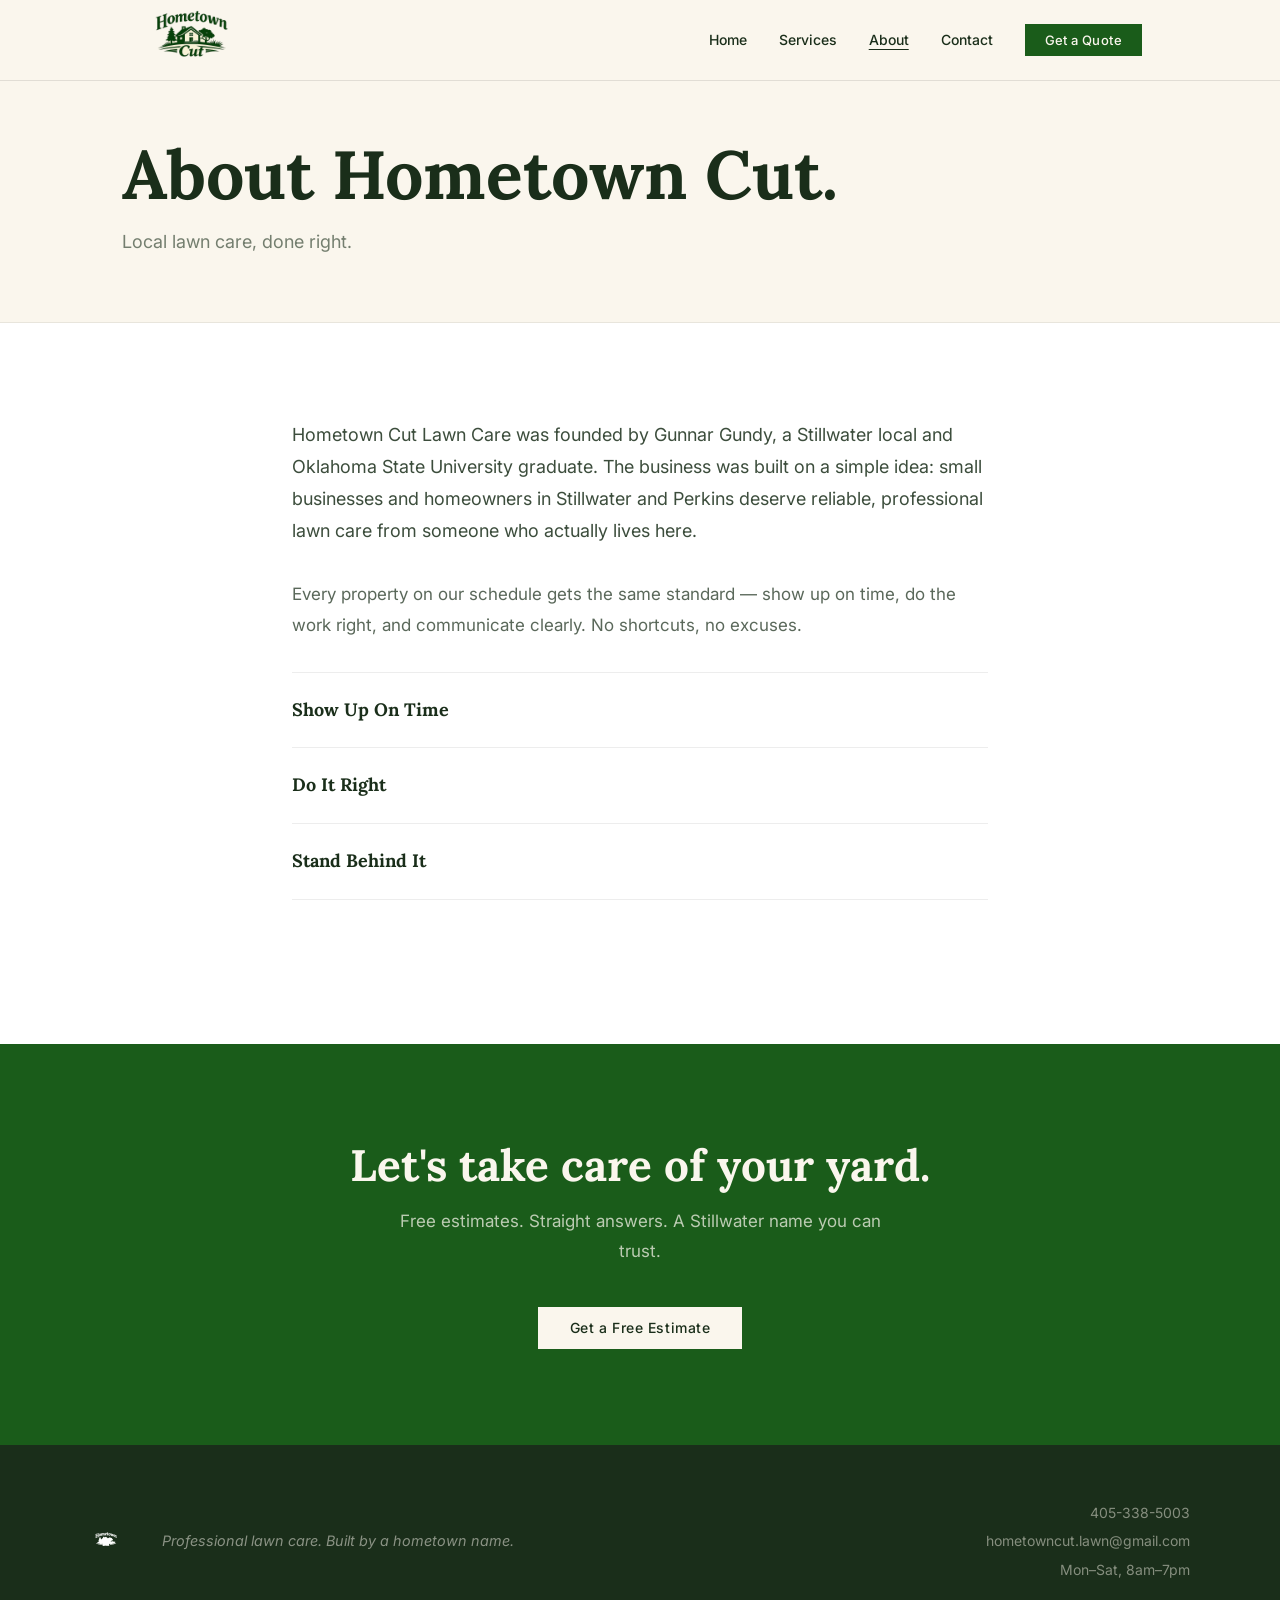
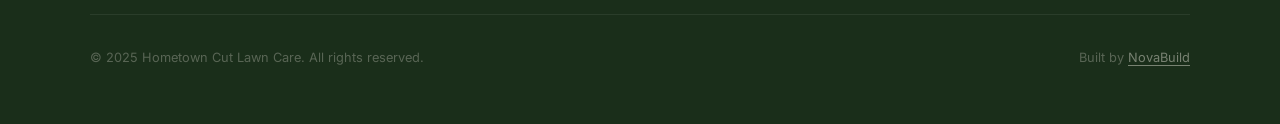
<file: about.html>
<!DOCTYPE html>
<html lang="en">
<head>
  <meta charset="UTF-8" />
  <meta name="viewport" content="width=device-width, initial-scale=1.0" />
  <title>About — Hometown Cut Lawn Care</title>
  <meta name="description" content="Meet Gunnar Gundy — Stillwater local and Oklahoma State University graduate. Owner of Hometown Cut Lawn Care." />
  <link rel="preconnect" href="https://fonts.googleapis.com" />
  <link rel="preconnect" href="https://fonts.gstatic.com" crossorigin />
  <link href="https://fonts.googleapis.com/css2?family=Lora:ital,wght@0,400;0,700;1,400&family=Inter:wght@400;500&display=swap" rel="stylesheet" />
  <link rel="stylesheet" href="css/style.css" />
</head>
<body>

  <nav class="nav nav--solid" id="nav">
    <div class="nav__inner">
      <a href="index.html" class="nav__logo" aria-label="Hometown Cut Lawn Care — Home">
        <img src="transparentlogo.png" alt="Hometown Cut Lawn Care" />
      </a>
      <ul class="nav__links">
        <li><a href="index.html">Home</a></li>
        <li><a href="services.html">Services</a></li>
        <li><a href="about.html">About</a></li>
        <li><a href="contact.html">Contact</a></li>
        <li><a href="quote.html" class="nav-cta">Get a Quote</a></li>
      </ul>
      <button class="nav__toggle" aria-label="Open menu" aria-expanded="false">
        <span></span><span></span><span></span>
      </button>
    </div>
  </nav>

  <div class="nav__overlay" role="dialog" aria-label="Navigation menu">
    <button class="nav__overlay-close" aria-label="Close menu">✕</button>
    <a href="index.html">Home</a>
    <a href="services.html">Services</a>
    <a href="about.html">About</a>
    <a href="contact.html">Contact</a>
    <a href="quote.html">Get a Quote</a>
  </div>

  <!-- PAGE HEADER -->
  <div class="page-header">
    <div class="container">
      <h1>About Hometown Cut.</h1>
      <p class="subhead">Local lawn care, done right.</p>
    </div>
  </div>

  <!-- ABOUT CONTENT -->
  <section class="section section--white">
    <div class="container" style="max-width: 760px;">

      <div class="reveal">
        <p style="font-size: 1.125rem; color: rgba(26,46,26,0.85); margin-bottom: 2rem;">
          Hometown Cut Lawn Care was founded by Gunnar Gundy, a Stillwater local and Oklahoma State
          University graduate. The business was built on a simple idea: small businesses and homeowners
          in Stillwater and Perkins deserve reliable, professional lawn care from someone who actually
          lives here.
        </p>
        <p>
          Every property on our schedule gets the same standard — show up on time, do the work right,
          and communicate clearly. No shortcuts, no excuses.
        </p>
      </div>

      <ul class="values-list reveal">
        <li class="values-list__item">Show Up On Time</li>
        <li class="values-list__item">Do It Right</li>
        <li class="values-list__item">Stand Behind It</li>
      </ul>

    </div>
  </section>

  <!-- CTA BAND -->
  <section class="cta-band">
    <div class="container">
      <h2 class="reveal">Let's take care of your yard.</h2>
      <p class="reveal">Free estimates. Straight answers. A Stillwater name you can trust.</p>
      <a href="quote.html" class="btn btn--cream reveal">Get a Free Estimate</a>
    </div>
  </section>

  <!-- FOOTER -->
  <footer class="footer">
    <div class="footer__inner">
      <div class="footer__top">
        <a href="index.html" class="footer__logo" aria-label="Hometown Cut Lawn Care — Home">
          <img src="transparentlogo.png" alt="Hometown Cut Lawn Care" />
        </a>
        <p class="footer__tagline">Professional lawn care. Built by a hometown name.</p>
        <div class="footer__contact">
          <a href="tel:4053385003">405-338-5003</a>
          <a href="mailto:hometowncut.lawn@gmail.com">hometowncut.lawn@gmail.com</a>
          <span>Mon–Sat, 8am–7pm</span>
        </div>
      </div>
      <div class="footer__bottom">
        <span class="footer__copy">&copy; 2025 Hometown Cut Lawn Care. All rights reserved.</span>
        <span class="footer__credit">Built by <a href="https://novabuildweb.netlify.app" target="_blank" rel="noopener">NovaBuild</a></span>
      </div>
    </div>
  </footer>

  <script src="js/main.js"></script>
</body>
</html>
</file>
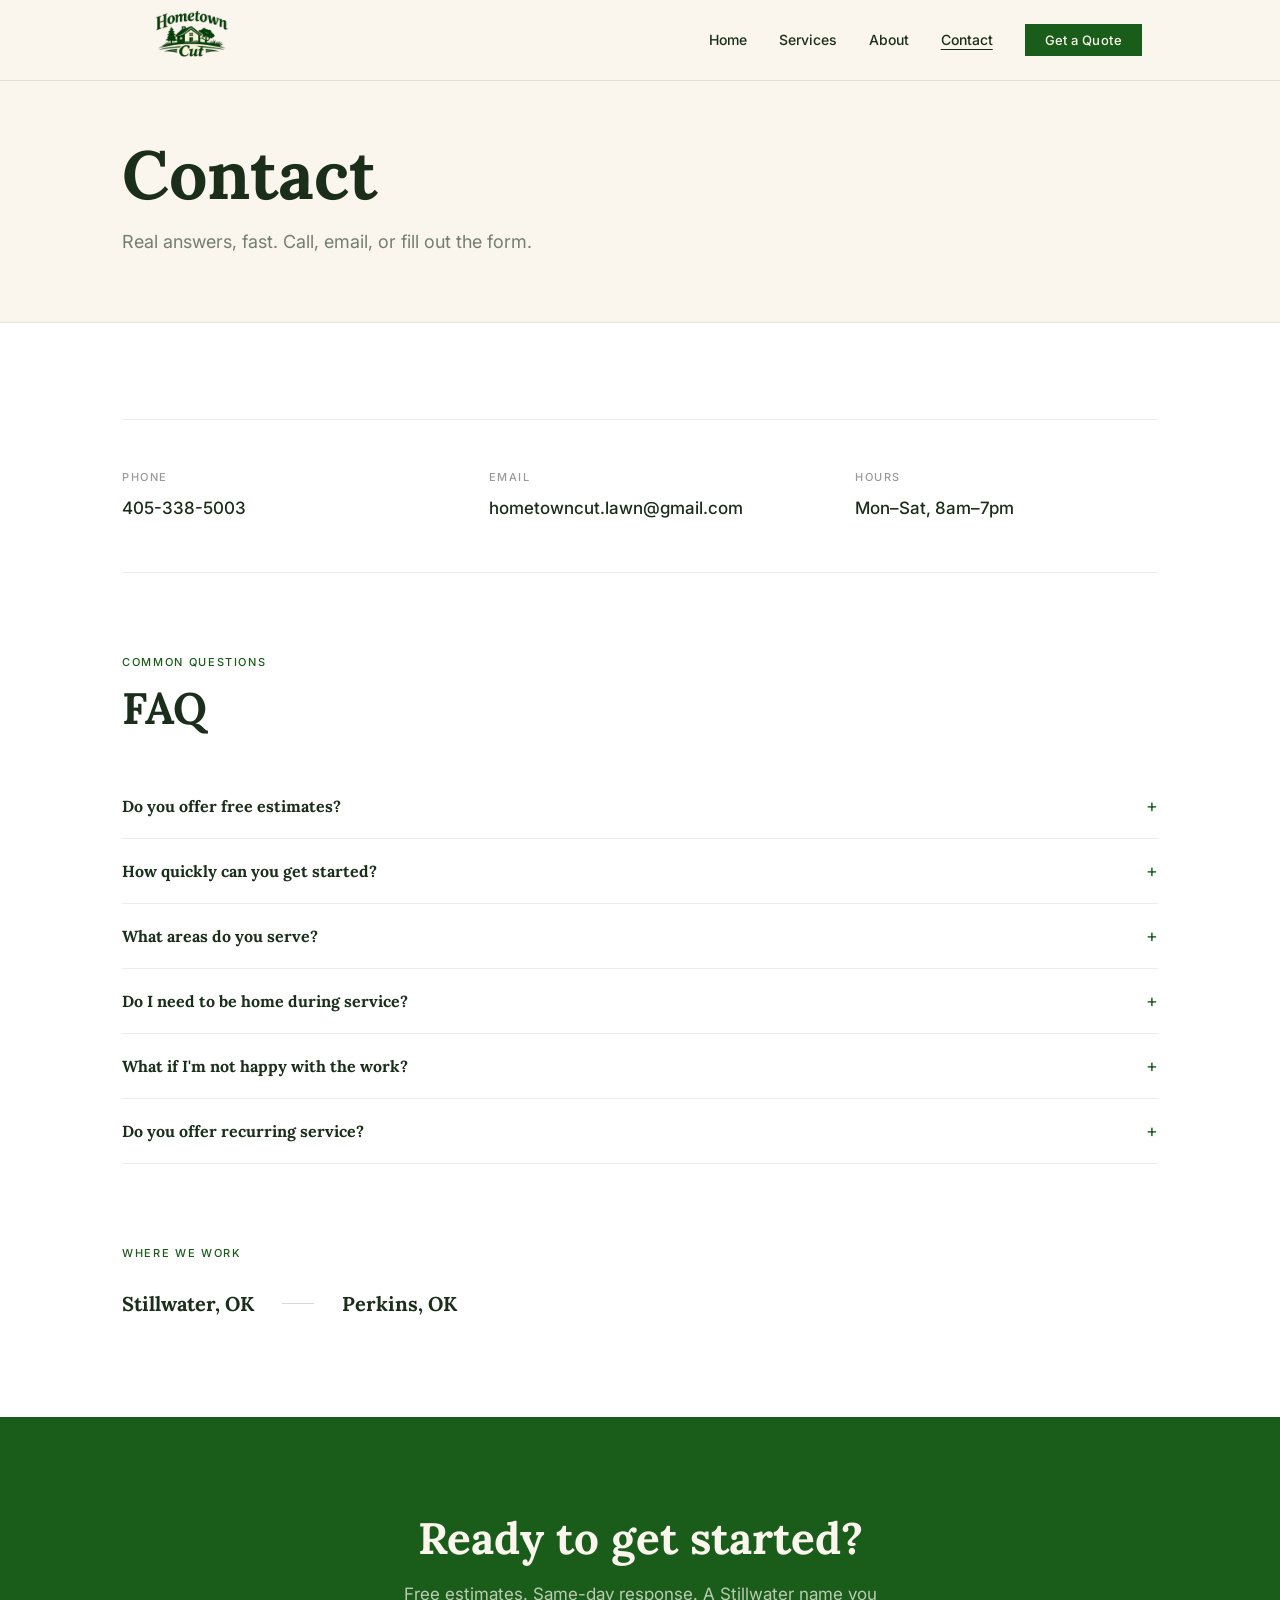
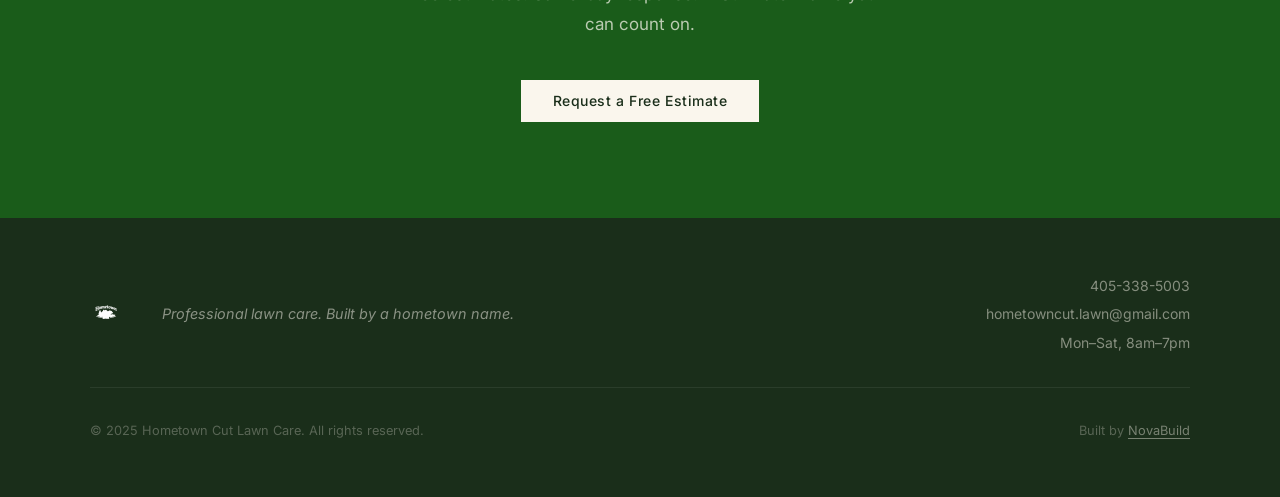
<file: contact.html>
<!DOCTYPE html>
<html lang="en">
<head>
  <meta charset="UTF-8" />
  <meta name="viewport" content="width=device-width, initial-scale=1.0" />
  <title>Contact — Hometown Cut Lawn Care</title>
  <meta name="description" content="Contact Hometown Cut Lawn Care in Stillwater, OK. Call 405-338-5003 or email hometowncut.lawn@gmail.com. Mon–Sat, 8am–7pm." />
  <link rel="preconnect" href="https://fonts.googleapis.com" />
  <link rel="preconnect" href="https://fonts.gstatic.com" crossorigin />
  <link href="https://fonts.googleapis.com/css2?family=Lora:ital,wght@0,400;0,700;1,400&family=Inter:wght@400;500&display=swap" rel="stylesheet" />
  <link rel="stylesheet" href="css/style.css" />
</head>
<body>

  <nav class="nav nav--solid" id="nav">
    <div class="nav__inner">
      <a href="index.html" class="nav__logo" aria-label="Hometown Cut Lawn Care — Home">
        <img src="transparentlogo.png" alt="Hometown Cut Lawn Care" />
      </a>
      <ul class="nav__links">
        <li><a href="index.html">Home</a></li>
        <li><a href="services.html">Services</a></li>
        <li><a href="about.html">About</a></li>
        <li><a href="contact.html">Contact</a></li>
        <li><a href="quote.html" class="nav-cta">Get a Quote</a></li>
      </ul>
      <button class="nav__toggle" aria-label="Open menu" aria-expanded="false">
        <span></span><span></span><span></span>
      </button>
    </div>
  </nav>

  <div class="nav__overlay" role="dialog" aria-label="Navigation menu">
    <button class="nav__overlay-close" aria-label="Close menu">✕</button>
    <a href="index.html">Home</a>
    <a href="services.html">Services</a>
    <a href="about.html">About</a>
    <a href="contact.html">Contact</a>
    <a href="quote.html">Get a Quote</a>
  </div>

  <!-- PAGE HEADER -->
  <div class="page-header">
    <div class="container">
      <h1>Contact</h1>
      <p class="subhead">Real answers, fast. Call, email, or fill out the form.</p>
    </div>
  </div>

  <!-- CONTACT + FAQ -->
  <section class="section section--white">
    <div class="container">

      <div class="contact-methods reveal">
        <div>
          <span class="contact-method__label">Phone</span>
          <p class="contact-method__value"><a href="tel:+14053385003" class="js-phone-trigger">405-338-5003</a></p>
          <a href="sms:+14053385003&body=Hi%20Gunnar%2C%20I%27m%20interested%20in%20a%20free%20lawn%20care%20quote%20for%20my%20property." class="btn-text-us">💬 Text Us</a>
        </div>
        <div>
          <span class="contact-method__label">Email</span>
          <p class="contact-method__value"><a href="mailto:hometowncut.lawn@gmail.com">hometowncut.lawn@gmail.com</a></p>
        </div>
        <div>
          <span class="contact-method__label">Hours</span>
          <p class="contact-method__value">Mon–Sat, 8am–7pm</p>
        </div>
      </div>

      <!-- FAQ -->
      <div class="reveal">
        <span class="section-label" style="margin-bottom: 0.75rem;">Common questions</span>
        <h2 style="margin-bottom: 2.5rem;">FAQ</h2>

        <div class="faq-item">
          <button class="faq-question">Do you offer free estimates?<span class="faq-toggle">+</span></button>
          <div class="faq-answer">
            <p>Yes, always. We'll come take a look at your property and give you a straight quote before any work starts. No cost, no obligation.</p>
          </div>
        </div>

        <div class="faq-item">
          <button class="faq-question">How quickly can you get started?<span class="faq-toggle">+</span></button>
          <div class="faq-answer">
            <p>We respond same day (Mon–Sat, 8am–7pm) and can usually schedule within the week. For urgent cleanup jobs, let us know and we'll do our best to accommodate.</p>
          </div>
        </div>

        <div class="faq-item">
          <button class="faq-question">What areas do you serve?<span class="faq-toggle">+</span></button>
          <div class="faq-answer">
            <p>We currently serve Stillwater, OK and Perkins, OK. If you're nearby and not sure whether we cover your area, just reach out — we'll let you know.</p>
          </div>
        </div>

        <div class="faq-item">
          <button class="faq-question">Do I need to be home during service?<span class="faq-toggle">+</span></button>
          <div class="faq-answer">
            <p>No. As long as we have access to your yard, you don't need to be there. Just let us know any gate codes or access notes when you book.</p>
          </div>
        </div>

        <div class="faq-item">
          <button class="faq-question">What if I'm not happy with the work?<span class="faq-toggle">+</span></button>
          <div class="faq-answer">
            <p>Call Gunnar directly. When you hire Hometown Cut, you're working with the owner — not a franchise. We'll make it right.</p>
          </div>
        </div>

        <div class="faq-item">
          <button class="faq-question">Do you offer recurring service?<span class="faq-toggle">+</span></button>
          <div class="faq-answer">
            <p>We offer weekly and biweekly recurring service — no long-term contracts required. One-time visits are also available with no commitment.</p>
          </div>
        </div>
      </div>

      <!-- Service area -->
      <div class="reveal" style="margin-top: 5rem;">
        <span class="section-label" style="margin-bottom: 1rem;">Where we work</span>
        <div class="service-cities">
          <span class="service-cities__city">Stillwater, OK</span>
          <span class="service-cities__divider" aria-hidden="true"></span>
          <span class="service-cities__city">Perkins, OK</span>
        </div>
      </div>

    </div>
  </section>

  <!-- CTA BAND -->
  <section class="cta-band">
    <div class="container">
      <h2 class="reveal">Ready to get started?</h2>
      <p class="reveal">Free estimates. Same-day response. A Stillwater name you can count on.</p>
      <a href="quote.html" class="btn btn--cream reveal">Request a Free Estimate</a>
    </div>
  </section>

  <!-- FOOTER -->
  <footer class="footer">
    <div class="footer__inner">
      <div class="footer__top">
        <a href="index.html" class="footer__logo" aria-label="Hometown Cut Lawn Care — Home">
          <img src="transparentlogo.png" alt="Hometown Cut Lawn Care" />
        </a>
        <p class="footer__tagline">Professional lawn care. Built by a hometown name.</p>
        <div class="footer__contact">
          <a href="tel:4053385003">405-338-5003</a>
          <a href="mailto:hometowncut.lawn@gmail.com">hometowncut.lawn@gmail.com</a>
          <span>Mon–Sat, 8am–7pm</span>
        </div>
      </div>
      <div class="footer__bottom">
        <span class="footer__copy">&copy; 2025 Hometown Cut Lawn Care. All rights reserved.</span>
        <span class="footer__credit">Built by <a href="https://novabuildweb.netlify.app" target="_blank" rel="noopener">NovaBuild</a></span>
      </div>
    </div>
  </footer>

  <script src="js/main.js"></script>
</body>
</html>
</file>
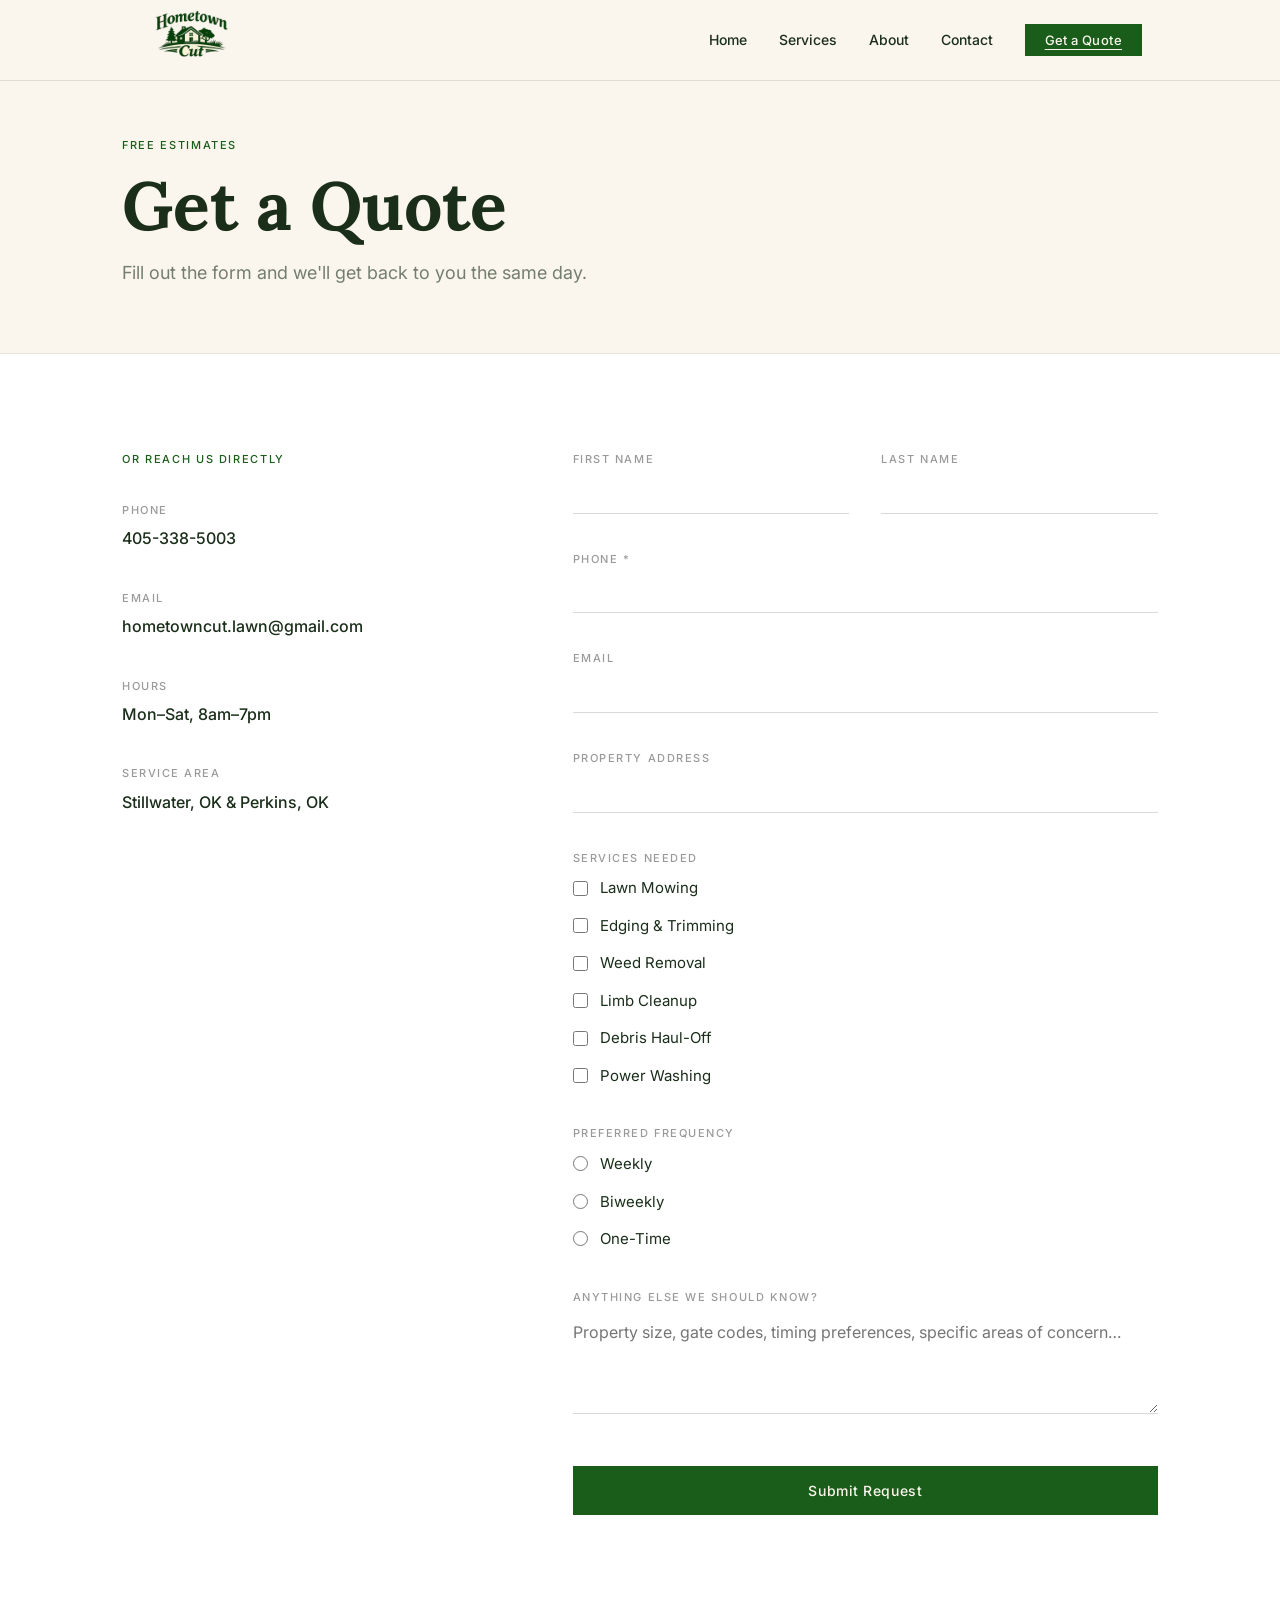
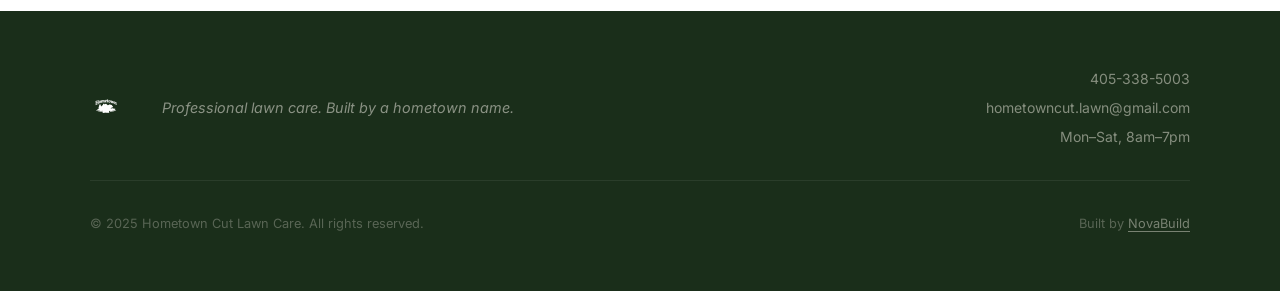
<file: quote.html>
<!DOCTYPE html>
<html lang="en">
<head>
  <meta charset="UTF-8" />
  <meta name="viewport" content="width=device-width, initial-scale=1.0" />
  <title>Get a Quote — Hometown Cut Lawn Care</title>
  <meta name="description" content="Request a free estimate from Hometown Cut Lawn Care in Stillwater, OK. No commitment — same-day response." />
  <link rel="preconnect" href="https://fonts.googleapis.com" />
  <link rel="preconnect" href="https://fonts.gstatic.com" crossorigin />
  <link href="https://fonts.googleapis.com/css2?family=Lora:ital,wght@0,400;0,700;1,400&family=Inter:wght@400;500&display=swap" rel="stylesheet" />
  <link rel="stylesheet" href="css/style.css" />
</head>
<body>

  <nav class="nav nav--solid" id="nav">
    <div class="nav__inner">
      <a href="index.html" class="nav__logo" aria-label="Hometown Cut Lawn Care — Home">
        <img src="transparentlogo.png" alt="Hometown Cut Lawn Care" />
      </a>
      <ul class="nav__links">
        <li><a href="index.html">Home</a></li>
        <li><a href="services.html">Services</a></li>
        <li><a href="about.html">About</a></li>
        <li><a href="contact.html">Contact</a></li>
        <li><a href="quote.html" class="nav-cta">Get a Quote</a></li>
      </ul>
      <button class="nav__toggle" aria-label="Open menu" aria-expanded="false">
        <span></span><span></span><span></span>
      </button>
    </div>
  </nav>

  <div class="nav__overlay" role="dialog" aria-label="Navigation menu">
    <button class="nav__overlay-close" aria-label="Close menu">✕</button>
    <a href="index.html">Home</a>
    <a href="services.html">Services</a>
    <a href="about.html">About</a>
    <a href="contact.html">Contact</a>
    <a href="quote.html">Get a Quote</a>
  </div>

  <!-- PAGE HEADER -->
  <div class="page-header">
    <div class="container">
      <span class="section-label" style="margin-bottom: 0.75rem;">Free estimates</span>
      <h1>Get a Quote</h1>
      <p class="subhead">Fill out the form and we'll get back to you the same day.</p>
    </div>
  </div>

  <!-- FORM SECTION -->
  <section class="section section--white">
    <div class="container">
      <div class="quote-layout reveal">

        <!-- Left: contact info -->
        <div>
          <span class="section-label" style="margin-bottom: 2rem;">Or reach us directly</span>

          <div class="contact-info__item">
            <span class="contact-info__label">Phone</span>
            <p class="contact-info__value"><a href="tel:+14053385003" class="js-phone-trigger">405-338-5003</a></p>
            <a href="sms:+14053385003&body=Hi%20Gunnar%2C%20I%27m%20interested%20in%20a%20free%20lawn%20care%20quote%20for%20my%20property." class="btn-text-us">💬 Text Us</a>
          </div>
          <div class="contact-info__item">
            <span class="contact-info__label">Email</span>
            <p class="contact-info__value"><a href="mailto:hometowncut.lawn@gmail.com">hometowncut.lawn@gmail.com</a></p>
          </div>
          <div class="contact-info__item">
            <span class="contact-info__label">Hours</span>
            <p class="contact-info__value">Mon–Sat, 8am–7pm</p>
          </div>
          <div class="contact-info__item">
            <span class="contact-info__label">Service Area</span>
            <p class="contact-info__value">Stillwater, OK &amp; Perkins, OK</p>
          </div>
        </div>

        <!-- Right: form -->
        <div>
          <div class="form-success">
            <h3>We got it.</h3>
            <p>Thanks for reaching out. Gunnar will be in touch same day during business hours (Mon–Sat, 8am–7pm).</p>
          </div>

          <form class="quote-form" novalidate>
            <div class="form-row">
              <div class="form-group">
                <label class="form-label" for="first-name">First Name</label>
                <input class="form-input" type="text" id="first-name" name="first-name" autocomplete="given-name" />
              </div>
              <div class="form-group">
                <label class="form-label" for="last-name">Last Name</label>
                <input class="form-input" type="text" id="last-name" name="last-name" autocomplete="family-name" />
              </div>
            </div>

            <div class="form-group">
              <label class="form-label" for="phone">Phone *</label>
              <input class="form-input" type="tel" id="phone" name="phone" autocomplete="tel" required />
            </div>

            <div class="form-group">
              <label class="form-label" for="email">Email</label>
              <input class="form-input" type="email" id="email" name="email" autocomplete="email" />
            </div>

            <div class="form-group">
              <label class="form-label" for="address">Property Address</label>
              <input class="form-input" type="text" id="address" name="address" autocomplete="street-address" />
            </div>

            <div class="form-group">
              <label class="form-label">Services Needed</label>
              <div class="checkbox-group">
                <label class="checkbox-label"><input type="checkbox" name="services" value="mowing" /> Lawn Mowing</label>
                <label class="checkbox-label"><input type="checkbox" name="services" value="edging" /> Edging &amp; Trimming</label>
                <label class="checkbox-label"><input type="checkbox" name="services" value="weeds" /> Weed Removal</label>
                <label class="checkbox-label"><input type="checkbox" name="services" value="limbs" /> Limb Cleanup</label>
                <label class="checkbox-label"><input type="checkbox" name="services" value="debris" /> Debris Haul-Off</label>
                <label class="checkbox-label"><input type="checkbox" name="services" value="power-wash" /> Power Washing</label>
              </div>
            </div>

            <div class="form-group">
              <label class="form-label">Preferred Frequency</label>
              <div class="radio-group">
                <label class="radio-label"><input type="radio" name="frequency" value="weekly" /> Weekly</label>
                <label class="radio-label"><input type="radio" name="frequency" value="biweekly" /> Biweekly</label>
                <label class="radio-label"><input type="radio" name="frequency" value="one-time" /> One-Time</label>
              </div>
            </div>

            <div class="form-group">
              <label class="form-label" for="notes">Anything else we should know?</label>
              <textarea class="form-textarea" id="notes" name="notes" placeholder="Property size, gate codes, timing preferences, specific areas of concern…"></textarea>
            </div>

            <button type="submit" class="btn--submit">Submit Request</button>
          </form>
        </div>

      </div>
    </div>
  </section>

  <!-- FOOTER -->
  <footer class="footer">
    <div class="footer__inner">
      <div class="footer__top">
        <a href="index.html" class="footer__logo" aria-label="Hometown Cut Lawn Care — Home">
          <img src="transparentlogo.png" alt="Hometown Cut Lawn Care" />
        </a>
        <p class="footer__tagline">Professional lawn care. Built by a hometown name.</p>
        <div class="footer__contact">
          <a href="tel:4053385003">405-338-5003</a>
          <a href="mailto:hometowncut.lawn@gmail.com">hometowncut.lawn@gmail.com</a>
          <span>Mon–Sat, 8am–7pm</span>
        </div>
      </div>
      <div class="footer__bottom">
        <span class="footer__copy">&copy; 2025 Hometown Cut Lawn Care. All rights reserved.</span>
        <span class="footer__credit">Built by <a href="https://novabuildweb.netlify.app" target="_blank" rel="noopener">NovaBuild</a></span>
      </div>
    </div>
  </footer>

  <script src="js/main.js"></script>
</body>
</html>
</file>
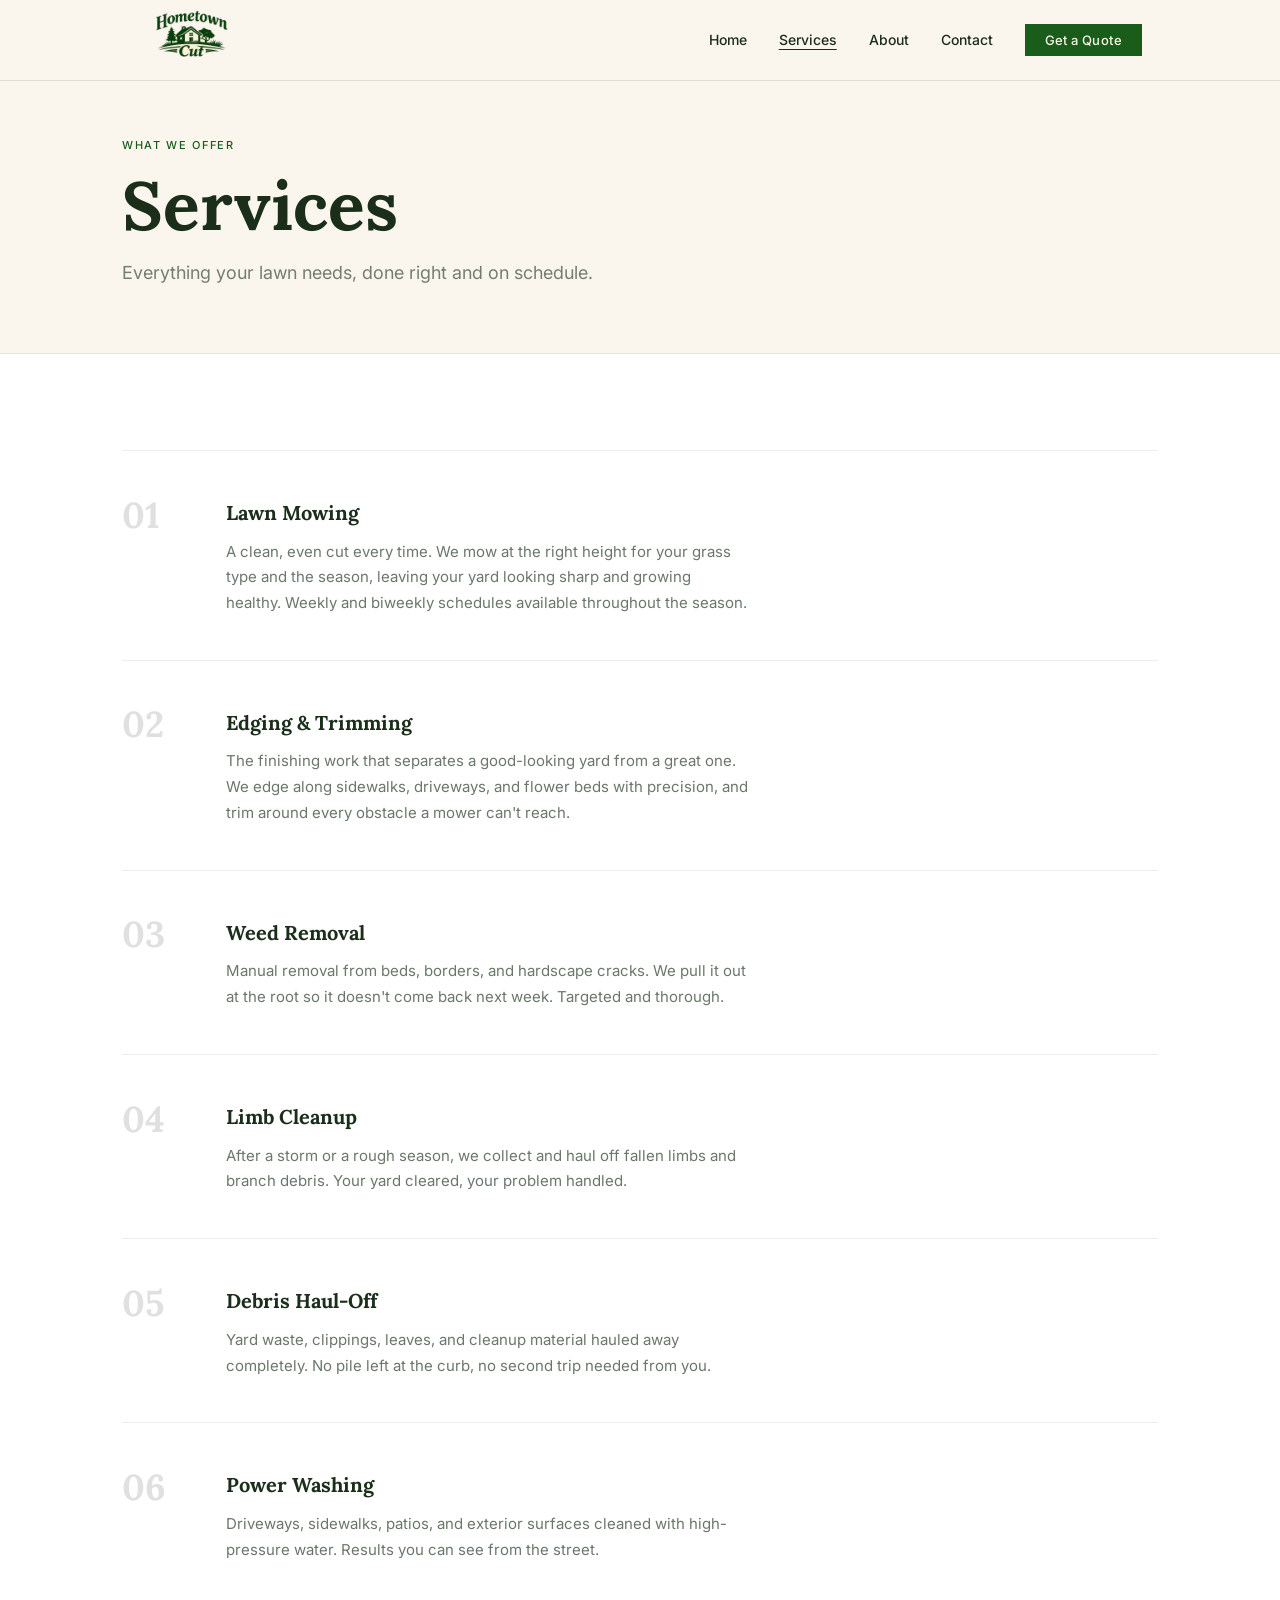
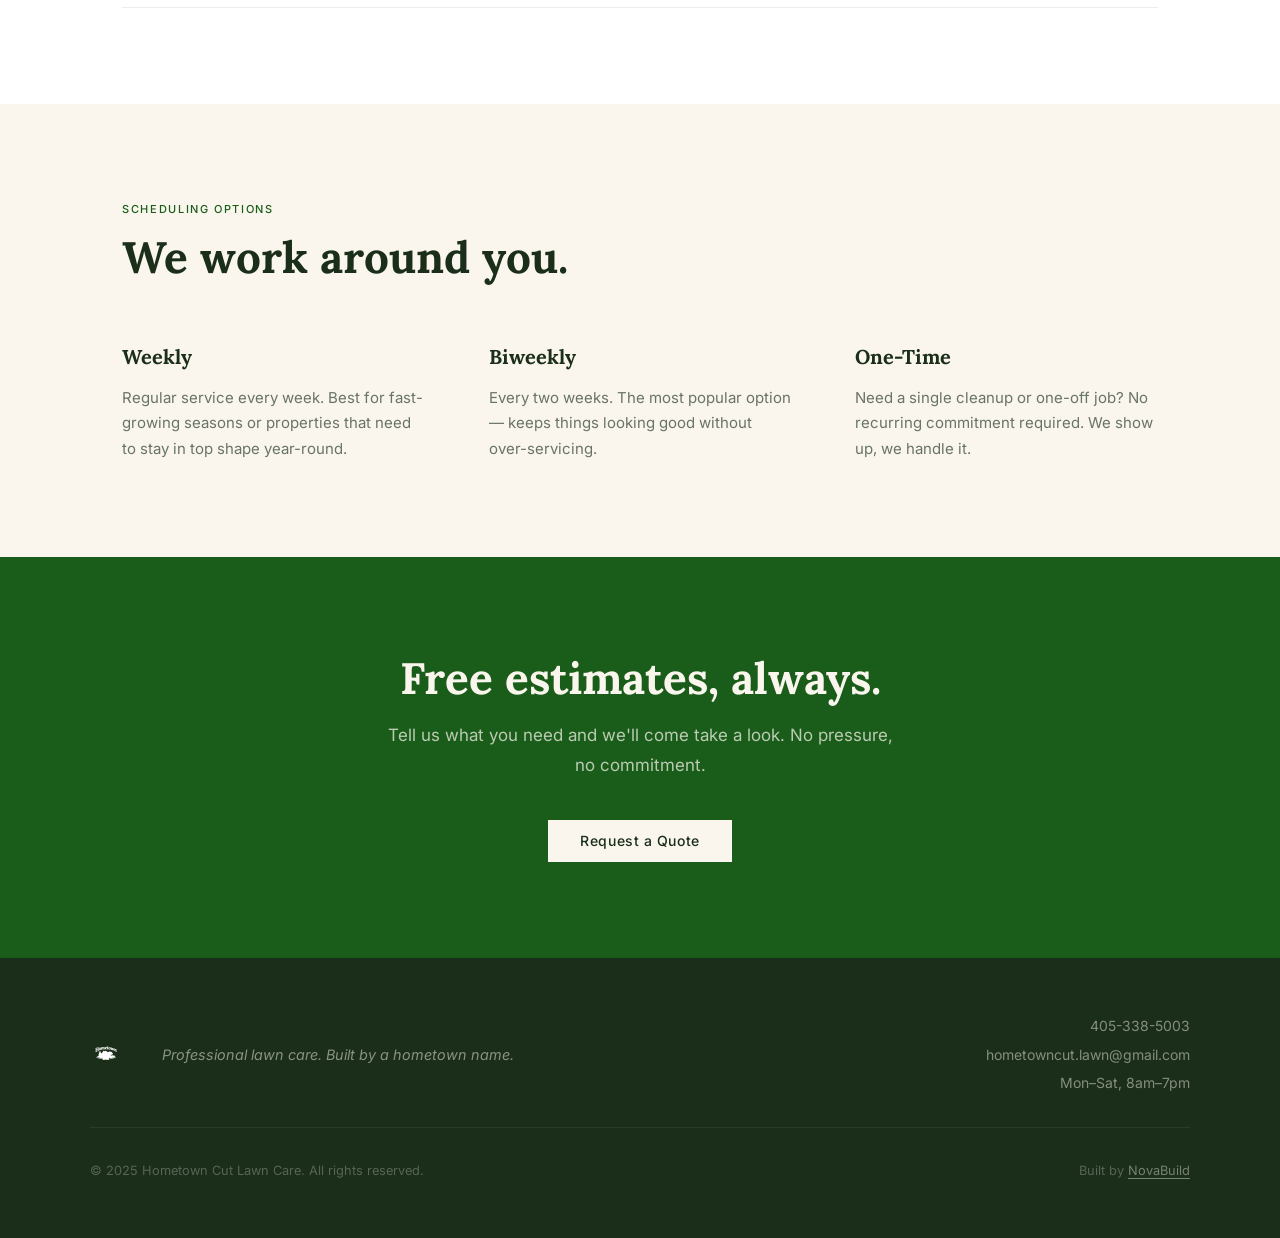
<file: services.html>
<!DOCTYPE html>
<html lang="en">
<head>
  <meta charset="UTF-8" />
  <meta name="viewport" content="width=device-width, initial-scale=1.0" />
  <title>Services — Hometown Cut Lawn Care</title>
  <meta name="description" content="Lawn mowing, edging, weed removal, limb cleanup, debris haul-off, and power washing in Stillwater and Perkins, OK. Weekly, biweekly, or one-time." />
  <link rel="preconnect" href="https://fonts.googleapis.com" />
  <link rel="preconnect" href="https://fonts.gstatic.com" crossorigin />
  <link href="https://fonts.googleapis.com/css2?family=Lora:ital,wght@0,400;0,700;1,400&family=Inter:wght@400;500&display=swap" rel="stylesheet" />
  <link rel="stylesheet" href="css/style.css" />
</head>
<body>

  <nav class="nav nav--solid" id="nav">
    <div class="nav__inner">
      <a href="index.html" class="nav__logo" aria-label="Hometown Cut Lawn Care — Home">
        <img src="transparentlogo.png" alt="Hometown Cut Lawn Care" />
      </a>
      <ul class="nav__links">
        <li><a href="index.html">Home</a></li>
        <li><a href="services.html">Services</a></li>
        <li><a href="about.html">About</a></li>
        <li><a href="contact.html">Contact</a></li>
        <li><a href="quote.html" class="nav-cta">Get a Quote</a></li>
      </ul>
      <button class="nav__toggle" aria-label="Open menu" aria-expanded="false">
        <span></span><span></span><span></span>
      </button>
    </div>
  </nav>

  <div class="nav__overlay" role="dialog" aria-label="Navigation menu">
    <button class="nav__overlay-close" aria-label="Close menu">✕</button>
    <a href="index.html">Home</a>
    <a href="services.html">Services</a>
    <a href="about.html">About</a>
    <a href="contact.html">Contact</a>
    <a href="quote.html">Get a Quote</a>
  </div>

  <!-- PAGE HEADER -->
  <div class="page-header">
    <div class="container">
      <span class="section-label" style="margin-bottom: 0.75rem;">What we offer</span>
      <h1>Services</h1>
      <p class="subhead">Everything your lawn needs, done right and on schedule.</p>
    </div>
  </div>

  <!-- SERVICES LIST -->
  <section class="section section--white">
    <div class="container">
      <div class="reveal">
        <div class="service-row">
          <span class="service-row__num">01</span>
          <div>
            <p class="service-row__name">Lawn Mowing</p>
            <p class="service-row__desc">A clean, even cut every time. We mow at the right height for your grass type and the season, leaving your yard looking sharp and growing healthy. Weekly and biweekly schedules available throughout the season.</p>
          </div>
        </div>
        <div class="service-row">
          <span class="service-row__num">02</span>
          <div>
            <p class="service-row__name">Edging &amp; Trimming</p>
            <p class="service-row__desc">The finishing work that separates a good-looking yard from a great one. We edge along sidewalks, driveways, and flower beds with precision, and trim around every obstacle a mower can't reach.</p>
          </div>
        </div>
        <div class="service-row">
          <span class="service-row__num">03</span>
          <div>
            <p class="service-row__name">Weed Removal</p>
            <p class="service-row__desc">Manual removal from beds, borders, and hardscape cracks. We pull it out at the root so it doesn't come back next week. Targeted and thorough.</p>
          </div>
        </div>
        <div class="service-row">
          <span class="service-row__num">04</span>
          <div>
            <p class="service-row__name">Limb Cleanup</p>
            <p class="service-row__desc">After a storm or a rough season, we collect and haul off fallen limbs and branch debris. Your yard cleared, your problem handled.</p>
          </div>
        </div>
        <div class="service-row">
          <span class="service-row__num">05</span>
          <div>
            <p class="service-row__name">Debris Haul-Off</p>
            <p class="service-row__desc">Yard waste, clippings, leaves, and cleanup material hauled away completely. No pile left at the curb, no second trip needed from you.</p>
          </div>
        </div>
        <div class="service-row">
          <span class="service-row__num">06</span>
          <div>
            <p class="service-row__name">Power Washing</p>
            <p class="service-row__desc">Driveways, sidewalks, patios, and exterior surfaces cleaned with high-pressure water. Results you can see from the street.</p>
          </div>
        </div>
      </div>
    </div>
  </section>

  <!-- SCHEDULING -->
  <section class="section section--cream">
    <div class="container">
      <div class="reveal">
        <span class="section-label">Scheduling options</span>
        <h2 style="margin-bottom: 3.5rem;">We work around you.</h2>
        <div class="schedule-grid">
          <div>
            <p class="schedule-item__label">Weekly</p>
            <p class="schedule-item__desc">Regular service every week. Best for fast-growing seasons or properties that need to stay in top shape year-round.</p>
          </div>
          <div>
            <p class="schedule-item__label">Biweekly</p>
            <p class="schedule-item__desc">Every two weeks. The most popular option — keeps things looking good without over-servicing.</p>
          </div>
          <div>
            <p class="schedule-item__label">One-Time</p>
            <p class="schedule-item__desc">Need a single cleanup or one-off job? No recurring commitment required. We show up, we handle it.</p>
          </div>
        </div>
      </div>
    </div>
  </section>

  <!-- CTA BAND -->
  <section class="cta-band">
    <div class="container">
      <h2 class="reveal">Free estimates, always.</h2>
      <p class="reveal">Tell us what you need and we'll come take a look. No pressure, no commitment.</p>
      <a href="quote.html" class="btn btn--cream reveal">Request a Quote</a>
    </div>
  </section>

  <!-- FOOTER -->
  <footer class="footer">
    <div class="footer__inner">
      <div class="footer__top">
        <a href="index.html" class="footer__logo" aria-label="Hometown Cut Lawn Care — Home">
          <img src="transparentlogo.png" alt="Hometown Cut Lawn Care" />
        </a>
        <p class="footer__tagline">Professional lawn care. Built by a hometown name.</p>
        <div class="footer__contact">
          <a href="tel:4053385003">405-338-5003</a>
          <a href="mailto:hometowncut.lawn@gmail.com">hometowncut.lawn@gmail.com</a>
          <span>Mon–Sat, 8am–7pm</span>
        </div>
      </div>
      <div class="footer__bottom">
        <span class="footer__copy">&copy; 2025 Hometown Cut Lawn Care. All rights reserved.</span>
        <span class="footer__credit">Built by <a href="https://novabuildweb.netlify.app" target="_blank" rel="noopener">NovaBuild</a></span>
      </div>
    </div>
  </footer>

  <script src="js/main.js"></script>
</body>
</html>
</file>
<file: css/style.css>
/* ============================================================
   RESET & BASE
   ============================================================ */
*, *::before, *::after { box-sizing: border-box; margin: 0; padding: 0; }

html { scroll-behavior: smooth; font-size: 16px; }

body {
  background-color: #ffffff;
  color: #1a2e1a;
  font-family: 'Inter', sans-serif;
  font-weight: 400;
  line-height: 1.7;
  -webkit-font-smoothing: antialiased;
  opacity: 0;
  transform: translateY(8px);
  transition: opacity 0.5s ease, transform 0.5s ease;
}

body.loaded   { opacity: 1; transform: translateY(0); }
body.fade-out { opacity: 0; transform: translateY(-8px); transition: opacity 0.3s ease, transform 0.3s ease; }

/* ============================================================
   TYPOGRAPHY
   ============================================================ */
h1, h2, h3, h4 {
  font-family: 'Lora', serif;
  font-weight: 700;
  line-height: 1.15;
  color: #1a2e1a;
}

h1 { font-size: clamp(2.5rem, 5.5vw, 4.25rem); }
h2 { font-size: clamp(1.75rem, 3.5vw, 2.75rem); }
h3 { font-size: clamp(1.1rem, 2vw, 1.375rem); }

p {
  font-size: 1.0625rem;
  line-height: 1.78;
  color: rgba(26, 46, 26, 0.72);
  max-width: 65ch;
}

a { color: inherit; text-decoration: none; }

.section-label {
  display: block;
  font-size: 0.6875rem;
  font-weight: 500;
  letter-spacing: 0.15em;
  text-transform: uppercase;
  color: #1a5c1a;
  margin-bottom: 0.875rem;
}

/* ============================================================
   LAYOUT
   ============================================================ */
.container {
  width: 100%;
  max-width: 1100px;
  margin: 0 auto;
  padding: 0 2rem;
}

.section        { padding: 6rem 0; }
.section--white { background-color: #ffffff; }
.section--cream { background-color: #faf6ed; }

/* ============================================================
   NAV
   ============================================================ */
.nav {
  position: fixed;
  top: 0; left: 0; right: 0;
  z-index: 200;
  background-color: #faf6ed;
  border-bottom: 1px solid rgba(0, 0, 0, 0.1);
  overflow: visible;
  transition: box-shadow 0.4s ease, background-color 0.4s ease;
}

.nav__inner {
  display: flex;
  align-items: center;
  justify-content: space-between;
  padding: 0 48px;
  height: 80px;
  max-width: 1100px;
  margin: 0 auto;
}

.nav__logo img {
  height: 160px;
  width: auto;
  display: block;
}

.nav__links {
  display: flex;
  align-items: center;
  gap: 2rem;
  list-style: none;
}

.nav__links a {
  font-size: 0.875rem;
  font-weight: 500;
  color: #1a2e1a;
  position: relative;
  transition: opacity 0.25s ease;
  white-space: nowrap;
}

.nav__links a::after {
  content: '';
  position: absolute;
  bottom: -3px; left: 0;
  width: 0; height: 1px;
  background-color: #1a2e1a;
  transition: width 0.3s ease;
}

.nav__links a:hover { opacity: 0.75; }
.nav__links a:hover::after { width: 100%; }

.nav__links a.active {
  text-decoration: underline;
  text-underline-offset: 4px;
}

.nav-cta {
  background-color: #1a5c1a;
  color: #faf6ed !important;
  padding: 0.5rem 1.25rem;
  font-size: 0.8125rem !important;
  letter-spacing: 0.03em;
  transition: opacity 0.2s ease !important;
}
.nav-cta:hover { opacity: 0.82 !important; }

/* Hamburger */
.nav__toggle {
  display: none;
  flex-direction: column;
  gap: 5px;
  background: none;
  border: none;
  cursor: pointer;
  padding: 6px;
}
.nav__toggle span {
  display: block;
  width: 22px;
  height: 1.5px;
  background-color: #1a2e1a;
}

/* Mobile overlay */
.nav__overlay {
  display: none;
  position: fixed;
  inset: 0;
  background-color: #faf6ed;
  z-index: 199;
  flex-direction: column;
  align-items: center;
  justify-content: center;
  gap: 2.25rem;
}
.nav__overlay.open { display: flex; }
.nav__overlay a {
  font-family: 'Lora', serif;
  font-size: 2.25rem;
  font-weight: 700;
  color: #1a2e1a;
  transition: opacity 0.2s ease;
}
.nav__overlay a:hover { opacity: 0.45; }
.nav__overlay-close {
  position: absolute;
  top: 1.75rem; right: 2rem;
  background: none; border: none;
  font-size: 1.25rem; cursor: pointer;
  color: #1a2e1a;
  opacity: 0.5;
  transition: opacity 0.2s ease;
}
.nav__overlay-close:hover { opacity: 1; }

/* ============================================================
   HERO
   ============================================================ */
.hero {
  position: relative;
  height: 100vh;
  min-height: 600px;
  display: flex;
  align-items: center;
  justify-content: center;
  text-align: center;
  overflow: hidden;
}

.hero-media {
  position: absolute;
  inset: 0;
  z-index: 0;
}

.hero-media video {
  width: 100%;
  height: 100%;
  object-fit: cover;
  display: block;
}

.hero-overlay {
  position: absolute;
  inset: 0;
  background: rgba(15, 40, 15, 0.62);
}

.hero-content {
  position: relative;
  z-index: 2;
  max-width: 800px;
  padding: 0 24px;
}

.hero h1 {
  color: #faf6ed;
}

.hero-label {
  color: #faf6ed;
  opacity: 0.85;
}

.hero-btns {
  display: flex;
  flex-wrap: wrap;
  gap: 1rem;
  justify-content: center;
  margin-top: 2rem;
}

.hero-content p,
.hero-content span {
  color: #faf6ed;
}

.hero .btn-primary,
.hero .btn-outline {
  display: inline-flex;
  align-items: center;
  justify-content: center;
  padding: 1.05rem 2.4rem;
  font-family: 'Inter', sans-serif;
  font-size: 0.9rem;
  font-weight: 600;
  letter-spacing: 0.06em;
  text-transform: uppercase;
  text-decoration: none;
  line-height: 1;
  cursor: pointer;
  border-radius: 3px;
  transition: background 0.22s ease, color 0.22s ease, box-shadow 0.22s ease, opacity 0.22s ease;
}

.hero .btn-primary {
  background: #faf6ed;
  color: #1a3a1a;
  border: 2px solid #faf6ed;
  box-shadow: 0 4px 18px rgba(0,0,0,0.18);
}

.hero .btn-outline {
  background: #faf6ed;
  color: #1a3a1a;
  border: 2px solid rgba(250, 246, 237, 0.55);
  box-shadow: 0 4px 18px rgba(0,0,0,0.18);
}

.hero .btn-primary:hover {
  background: #fff;
  color: #1a5c1a;
  box-shadow: 0 6px 24px rgba(0,0,0,0.22);
}

.hero .btn-outline:hover {
  background: #fff;
  color: #1a5c1a;
  border-color: #fff;
  box-shadow: 0 6px 24px rgba(0,0,0,0.22);
}

/* ============================================================
   BUTTONS
   ============================================================ */
.btn {
  display: inline-block;
  padding: 0.875rem 2rem;
  font-family: 'Inter', sans-serif;
  font-size: 0.875rem;
  font-weight: 500;
  letter-spacing: 0.04em;
  cursor: pointer;
  border: none;
  transition: opacity 0.25s ease, background-color 0.25s ease, color 0.25s ease, transform 0.25s ease, box-shadow 0.25s ease;
  text-decoration: none;
  line-height: 1;
}
.btn:hover  { transform: translateY(-2px); box-shadow: 0 4px 14px rgba(0,0,0,0.12); }
.btn:active { transform: translateY(0);    box-shadow: none; }

.btn--cream {
  background-color: #faf6ed;
  color: #1a2e1a;
}
.btn--cream:hover { opacity: 0.88; }

.btn--outline-cream {
  border: 1px solid rgba(250, 246, 237, 0.6);
  color: #faf6ed;
  background: transparent;
}
.btn--outline-cream:hover { background-color: rgba(250, 246, 237, 0.08); }

.btn--green {
  background-color: #1a5c1a;
  color: #faf6ed;
}
.btn--green:hover { opacity: 0.85; }

.btn--outline-green {
  border: 1px solid #1a5c1a;
  color: #1a5c1a;
  background: transparent;
}
.btn--outline-green:hover { background-color: #1a5c1a; color: #faf6ed; }

.text-link {
  font-size: 0.9375rem;
  font-weight: 500;
  color: #1a5c1a;
  text-decoration: underline;
  text-underline-offset: 3px;
  transition: opacity 0.2s ease;
}
.text-link:hover { opacity: 0.55; }

/* ============================================================
   HOME — SERVICES LIST
   ============================================================ */
.services-list {
  list-style: none;
  margin-top: 2.5rem;
}

.services-list__item {
  display: grid;
  grid-template-columns: 1fr 1fr;
  gap: 3rem;
  padding: 1.5rem 0.5rem;
  border-bottom: 1px solid rgba(0, 0, 0, 0.07);
  align-items: baseline;
  margin: 0 -0.5rem;
  transition: background-color 0.25s ease;
}
.services-list__item:first-child { border-top: 1px solid rgba(0, 0, 0, 0.07); }
.services-list__item:hover { background-color: rgba(250, 246, 237, 0.7); }
.services-list__item:hover .services-list__name { transform: translateX(4px); }

.services-list__name {
  font-family: 'Lora', serif;
  font-size: 1rem;
  font-weight: 700;
  color: #1a2e1a;
  display: inline-block;
  transition: transform 0.25s ease;
}

.services-list__desc {
  font-size: 0.9375rem;
  color: rgba(26, 46, 26, 0.65);
  max-width: none;
  line-height: 1.65;
}

/* ============================================================
   HOME — SERVICE AREA
   ============================================================ */
.service-area-section {
  background-color: #faf6ed;
  background-image:
    linear-gradient(rgba(250, 246, 237, 0.93), rgba(250, 246, 237, 0.93)),
    url('https://images.unsplash.com/photo-1524661135-423995f22d0b?w=1200&q=80');
  background-size: cover;
  background-position: center;
}

.locations-grid {
  display: grid;
  grid-template-columns: 1fr 1fr;
  gap: 2rem;
  margin: 3rem 0 2rem;
}

.location-block {
  padding: 2.25rem;
  border: 1px solid rgba(0, 0, 0, 0.08);
  background-color: rgba(255, 255, 255, 0.65);
}

.location-block__city {
  font-family: 'Lora', serif;
  font-size: 1.625rem;
  font-weight: 700;
  color: #1a2e1a;
  margin-bottom: 0.2rem;
}

.location-block__state {
  display: block;
  font-size: 0.6875rem;
  font-weight: 500;
  letter-spacing: 0.13em;
  text-transform: uppercase;
  color: #1a5c1a;
  margin-bottom: 1rem;
}

.location-block__desc {
  font-size: 0.9375rem;
  color: rgba(26, 46, 26, 0.65);
  max-width: none;
  line-height: 1.65;
}

.service-area-note {
  font-size: 0.9375rem;
  color: rgba(26, 46, 26, 0.6);
  font-style: italic;
  max-width: 55ch;
}

/* ============================================================
   HOME — PHOTO GRID
   ============================================================ */
.photo-grid {
  display: grid;
  grid-template-columns: repeat(3, 1fr);
  gap: 1.5rem;
  margin-top: 2.5rem;
}

.photo-item img {
  width: 100%;
  aspect-ratio: 4/3;
  object-fit: cover;
  border-radius: 6px;
  display: block;
}

.photo-item__caption {
  font-size: 0.875rem;
  font-weight: 500;
  color: rgba(26, 46, 26, 0.65);
  margin-top: 0.625rem;
}

.photo-note {
  font-size: 0.875rem;
  color: rgba(26, 46, 26, 0.45);
  font-style: italic;
  margin-top: 1.75rem;
}

/* ============================================================
   HOME — ABOUT TEASER
   ============================================================ */
.about-teaser-grid {
  display: grid;
  grid-template-columns: 1fr auto;
  gap: 4rem;
  align-items: center;
}

.about-teaser__text p { margin-bottom: 1.5rem; }

.about-teaser__flyer img {
  max-width: 320px;
  width: 100%;
  border-radius: 8px;
  box-shadow: 0 4px 24px rgba(0, 0, 0, 0.12);
  display: block;
}

/* ============================================================
   CTA BAND
   ============================================================ */
.cta-band {
  background-color: #1a5c1a;
  padding: 6rem 2rem;
  text-align: center;
}

.cta-band h2 {
  color: #faf6ed;
  margin-bottom: 1rem;
}

.cta-band p {
  color: rgba(250, 246, 237, 0.72);
  margin: 0 auto 2.5rem;
  max-width: 46ch;
}

/* ============================================================
   PAGE HEADER (non-home pages)
   ============================================================ */
.page-header {
  padding: 8.5rem 0 4rem;
  border-bottom: 1px solid rgba(0, 0, 0, 0.07);
  background-color: #faf6ed;
}

.page-header h1 { margin-bottom: 0.75rem; }

.page-header .subhead {
  font-size: 1.125rem;
  color: rgba(26, 46, 26, 0.6);
  max-width: 52ch;
  margin: 0;
}

/* ============================================================
   ABOUT PAGE
   ============================================================ */
.pull-quote {
  border-left: 3px solid #1a5c1a;
  padding: 0.25rem 0 0.25rem 2rem;
  margin: 3.5rem 0;
}

.pull-quote p {
  font-family: 'Lora', serif;
  font-size: clamp(1.0625rem, 2vw, 1.375rem);
  font-style: italic;
  color: #1a2e1a;
  max-width: 50ch;
  line-height: 1.55;
}

.values-list {
  list-style: none;
  margin: 2rem 0 3rem;
}

.values-list__item {
  font-family: 'Lora', serif;
  font-size: 1.125rem;
  font-weight: 700;
  color: #1a2e1a;
  padding: 1.375rem 0;
  border-bottom: 1px solid rgba(0, 0, 0, 0.07);
}
.values-list__item:first-child { border-top: 1px solid rgba(0, 0, 0, 0.07); }

/* ============================================================
   SERVICES PAGE — NUMBERED ROWS
   ============================================================ */
.service-row {
  display: grid;
  grid-template-columns: 72px 1fr;
  gap: 2rem;
  padding: 2.75rem 0;
  border-bottom: 1px solid rgba(0, 0, 0, 0.07);
  align-items: start;
}
.service-row:first-child { border-top: 1px solid rgba(0, 0, 0, 0.07); }

.service-row__num {
  font-family: 'Lora', serif;
  font-size: 2.25rem;
  font-weight: 700;
  color: rgba(0, 0, 0, 0.12);
  line-height: 1;
  padding-top: 0.1rem;
}

.service-row__name {
  font-family: 'Lora', serif;
  font-size: 1.25rem;
  font-weight: 700;
  color: #1a2e1a;
  margin-bottom: 0.5rem;
}

.service-row__desc {
  font-size: 0.9375rem;
  color: rgba(26, 46, 26, 0.65);
  max-width: 58ch;
  line-height: 1.72;
}

/* Scheduling */
.schedule-grid {
  display: grid;
  grid-template-columns: repeat(3, 1fr);
  gap: 4rem;
}

.schedule-item__label {
  font-family: 'Lora', serif;
  font-size: 1.25rem;
  font-weight: 700;
  color: #1a2e1a;
  margin-bottom: 0.625rem;
}

.schedule-item__desc {
  font-size: 0.9375rem;
  color: rgba(26, 46, 26, 0.65);
  max-width: none;
  line-height: 1.7;
}

/* ============================================================
   QUOTE FORM
   ============================================================ */
.quote-layout {
  display: grid;
  grid-template-columns: 1fr 1.65fr;
  gap: 6rem;
  align-items: start;
}

.contact-info__item { margin-bottom: 2.25rem; }

.contact-info__label {
  display: block;
  font-size: 0.6875rem;
  font-weight: 500;
  letter-spacing: 0.14em;
  text-transform: uppercase;
  color: rgba(0, 0, 0, 0.4);
  margin-bottom: 0.3rem;
}

.contact-info__value {
  font-size: 1rem;
  font-weight: 500;
  color: #1a2e1a;
  max-width: none;
}
.contact-info__value a { transition: opacity 0.2s ease; }
.contact-info__value a:hover { opacity: 0.55; }

/* Form */
.form-group { margin-bottom: 2.25rem; }

.form-label {
  display: block;
  font-size: 0.6875rem;
  font-weight: 500;
  letter-spacing: 0.14em;
  text-transform: uppercase;
  color: rgba(0, 0, 0, 0.4);
  margin-bottom: 0.5rem;
}

.form-input,
.form-textarea {
  width: 100%;
  background: transparent;
  border: none;
  border-bottom: 1px solid rgba(0, 0, 0, 0.15);
  padding: 0.5rem 0;
  font-family: 'Inter', sans-serif;
  font-size: 1rem;
  color: #1a2e1a;
  transition: border-color 0.2s ease;
  outline: none;
  border-radius: 0;
  -webkit-appearance: none;
}
.form-input:focus,
.form-textarea:focus { border-bottom-color: #1a5c1a; }

.form-textarea { resize: vertical; min-height: 100px; padding-top: 0.5rem; }

.form-row { display: grid; grid-template-columns: 1fr 1fr; gap: 2rem; }

.checkbox-group,
.radio-group {
  display: flex;
  flex-direction: column;
  gap: 0.75rem;
  margin-top: 0.5rem;
}

.checkbox-label,
.radio-label {
  display: flex;
  align-items: center;
  gap: 0.75rem;
  font-size: 0.9375rem;
  color: #1a2e1a;
  cursor: pointer;
}

.checkbox-label input,
.radio-label input {
  accent-color: #1a5c1a;
  width: 15px;
  height: 15px;
  cursor: pointer;
  flex-shrink: 0;
}

.btn--submit {
  width: 100%;
  background-color: #1a5c1a;
  color: #faf6ed;
  border: none;
  padding: 1rem;
  font-family: 'Inter', sans-serif;
  font-size: 0.875rem;
  font-weight: 500;
  letter-spacing: 0.04em;
  cursor: pointer;
  transition: opacity 0.2s ease;
  border-radius: 0;
  margin-top: 0.5rem;
}
.btn--submit:hover { opacity: 0.82; }

.form-success { display: none; }
.form-success h3 { font-size: 1.5rem; margin-bottom: 0.75rem; }
.form-success p { color: rgba(26, 46, 26, 0.65); }

/* ============================================================
   CONTACT PAGE
   ============================================================ */
.contact-methods {
  display: grid;
  grid-template-columns: repeat(3, 1fr);
  gap: 4rem;
  padding: 3rem 0;
  border-top: 1px solid rgba(0, 0, 0, 0.07);
  border-bottom: 1px solid rgba(0, 0, 0, 0.07);
  margin-bottom: 5rem;
}

.contact-method__label {
  display: block;
  font-size: 0.6875rem;
  font-weight: 500;
  letter-spacing: 0.14em;
  text-transform: uppercase;
  color: rgba(0, 0, 0, 0.4);
  margin-bottom: 0.4rem;
}

.contact-method__value {
  font-size: 1.0625rem;
  font-weight: 500;
  color: #1a2e1a;
  max-width: none;
}
.contact-method__value a { transition: opacity 0.2s ease; }
.contact-method__value a:hover { opacity: 0.55; }

/* FAQ */
.faq-item { border-bottom: 1px solid rgba(0, 0, 0, 0.07); }
.faq-item:first-child { border-top: 1px solid rgba(0, 0, 0, 0.07); }

.faq-question {
  display: flex;
  align-items: center;
  justify-content: space-between;
  padding: 1.375rem 0;
  cursor: pointer;
  background: none;
  border: none;
  width: 100%;
  text-align: left;
  font-family: 'Lora', serif;
  font-size: 1rem;
  font-weight: 700;
  color: #1a2e1a;
  gap: 1rem;
}

.faq-toggle {
  font-size: 1.125rem;
  color: #1a5c1a;
  font-family: 'Inter', sans-serif;
  font-weight: 400;
  flex-shrink: 0;
  line-height: 1;
  transition: transform 0.25s ease;
}

.faq-answer {
  max-height: 0;
  overflow: hidden;
  transition: max-height 0.35s ease;
}
.faq-answer p {
  padding-bottom: 1.375rem;
  font-size: 0.9375rem;
  color: rgba(26, 46, 26, 0.65);
  line-height: 1.72;
}

.faq-item.open .faq-toggle { transform: rotate(45deg); }

/* Service cities (contact page) */
.service-cities {
  display: flex;
  align-items: center;
  gap: 1.75rem;
  margin-top: 1.5rem;
}

.service-cities__city {
  font-family: 'Lora', serif;
  font-size: 1.25rem;
  font-weight: 700;
  color: #1a2e1a;
}

.service-cities__divider {
  width: 32px;
  height: 1px;
  background-color: rgba(0, 0, 0, 0.15);
  flex-shrink: 0;
}

/* ============================================================
   FOOTER
   ============================================================ */
.footer {
  background-color: #1a2e1a;
  padding: 3.5rem 2rem;
}

.footer__inner { max-width: 1100px; margin: 0 auto; }

.footer__top {
  display: flex;
  align-items: center;
  gap: 2.5rem;
  flex-wrap: wrap;
  padding-bottom: 2rem;
  border-bottom: 1px solid rgba(255, 255, 255, 0.07);
}

.footer__logo img {
  height: 48px;
  width: auto;
  display: block;
  filter: brightness(0) invert(1);
}

.footer__tagline {
  font-size: 0.9rem;
  color: rgba(250, 246, 237, 0.5);
  font-style: italic;
  max-width: none;
}

.footer__contact {
  margin-left: auto;
  display: flex;
  flex-direction: column;
  gap: 0.3rem;
  text-align: right;
}

.footer__contact a,
.footer__contact span {
  font-size: 0.875rem;
  color: rgba(250, 246, 237, 0.48);
  transition: color 0.2s ease;
}
.footer__contact a:hover { color: rgba(250, 246, 237, 0.88); }

.footer__bottom {
  display: flex;
  align-items: center;
  justify-content: space-between;
  padding-top: 2rem;
  flex-wrap: wrap;
  gap: 0.5rem;
}

.footer__copy,
.footer__credit { font-size: 0.8rem; color: rgba(250, 246, 237, 0.28); }

.footer__credit a {
  color: rgba(250, 246, 237, 0.42);
  text-decoration: underline;
  text-underline-offset: 3px;
  transition: color 0.2s ease;
}
.footer__credit a:hover { color: rgba(250, 246, 237, 0.85); }

/* ============================================================
   SCROLL REVEAL
   ============================================================ */
.reveal {
  opacity: 0;
  transform: translateY(22px);
  transition: opacity 0.6s ease, transform 0.6s ease;
}
.reveal.visible { opacity: 1; transform: translateY(0); }

/* ============================================================
   RESPONSIVE
   ============================================================ */
@media (max-width: 900px) {
  .schedule-grid       { grid-template-columns: 1fr; gap: 2.5rem; }
  .quote-layout        { grid-template-columns: 1fr; gap: 3.5rem; }
  .contact-methods     { grid-template-columns: 1fr; gap: 2rem; }
  .locations-grid      { grid-template-columns: 1fr; }
  .photo-grid          { grid-template-columns: 1fr 1fr; }
}

@media (max-width: 680px) {
  .nav__links  { display: none; }
  .nav__toggle { display: flex; }

  .about-teaser-grid { grid-template-columns: 1fr; }
  .about-teaser__flyer img { max-width: 100%; }

  .services-list__item   { grid-template-columns: 1fr; gap: 0.375rem; }
  .service-row           { grid-template-columns: 48px 1fr; gap: 1.25rem; }
  .service-row__num      { font-size: 1.75rem; }
  .form-row              { grid-template-columns: 1fr; gap: 0; }

  .footer__top     { flex-direction: column; align-items: flex-start; gap: 1.25rem; }
  .footer__contact { margin-left: 0; text-align: left; }
  .footer__bottom  { flex-direction: column; align-items: flex-start; }

  .section      { padding: 4rem 0; }
  .page-header  { padding: 6.5rem 0 3rem; }

  .hero__body      { padding: 8rem 2rem 4rem; }
  .hero__ctas      { flex-direction: column; align-items: center; }
  .photo-grid      { grid-template-columns: 1fr; }
}

@media (prefers-reduced-motion: reduce) {
  .reveal,
  .fade-up, .fade-left, .fade-right, .fade-in, .clip-reveal {
    opacity: 1 !important;
    transform: none !important;
    clip-path: none !important;
    transition: none !important;
  }
  body { transition: none; opacity: 1; transform: none; }
  * { animation-duration: 0.01ms !important; transition-duration: 0.01ms !important; }
}

/* ============================================================
   SCROLL PROGRESS BAR
   ============================================================ */
#scroll-progress {
  position: fixed;
  top: 0; left: 0;
  height: 2px;
  width: 0%;
  background-color: #1a5c1a;
  z-index: 9999;
  pointer-events: none;
  transition: width 0.08s linear;
}

/* ============================================================
   NAV — SCROLLED STATE
   ============================================================ */
.nav--scrolled {
  box-shadow: 0 2px 20px rgba(0, 0, 0, 0.08);
}

/* ============================================================
   FADE ANIMATION CLASSES
   ============================================================ */
.fade-up {
  opacity: 0;
  transform: translateY(40px);
  transition: opacity 0.7s cubic-bezier(0.25, 0.46, 0.45, 0.94),
              transform 0.7s cubic-bezier(0.25, 0.46, 0.45, 0.94);
}

.fade-left {
  opacity: 0;
  transform: translateX(-40px);
  transition: opacity 0.7s cubic-bezier(0.25, 0.46, 0.45, 0.94),
              transform 0.7s cubic-bezier(0.25, 0.46, 0.45, 0.94);
}

.fade-right {
  opacity: 0;
  transform: translateX(40px);
  transition: opacity 0.7s cubic-bezier(0.25, 0.46, 0.45, 0.94),
              transform 0.7s cubic-bezier(0.25, 0.46, 0.45, 0.94);
}

.fade-in {
  opacity: 0;
  transition: opacity 0.7s cubic-bezier(0.25, 0.46, 0.45, 0.94);
}

.fade-up.is-visible,
.fade-left.is-visible,
.fade-right.is-visible,
.fade-in.is-visible {
  opacity: 1;
  transform: none;
}

/* ============================================================
   CLIP-PATH REVEAL (photo grid images)
   ============================================================ */
.clip-reveal {
  clip-path: inset(0 100% 0 0);
  transition: clip-path 0.8s ease;
}

.clip-reveal.is-visible {
  clip-path: inset(0 0% 0 0);
}

/* ============================================================
   HERO BUTTONS — TRANSFORM HOVER / ACTIVE
   ============================================================ */
.hero .btn-primary,
.hero .btn-outline {
  transition: background 0.22s ease, color 0.22s ease, box-shadow 0.22s ease,
              opacity 0.22s ease, transform 0.22s ease;
}

.hero .btn-primary:hover,
.hero .btn-outline:hover  { transform: translateY(-2px); }
.hero .btn-primary:active,
.hero .btn-outline:active  { transform: translateY(0); }

/* ============================================================
   CLICK-TO-TEXT BUTTON
   ============================================================ */
.btn-text-us {
  display: none;
  align-items: center;
  gap: 0.4em;
  font-family: 'Inter', sans-serif;
  font-size: 0.875rem;
  font-weight: 600;
  letter-spacing: 0.03em;
  color: #1a5c1a;
  border: 1.5px solid #1a5c1a;
  padding: 0.6rem 1.1rem;
  border-radius: 3px;
  text-decoration: none;
  transition: background-color 0.22s ease, color 0.22s ease, transform 0.22s ease;
  white-space: nowrap;
  cursor: pointer;
}

.btn-text-us:hover {
  background-color: #1a5c1a;
  color: #faf6ed;
  transform: translateY(-2px);
}

.btn-text-us:active { transform: translateY(0); }

/* In hero, match the other button heights */
.hero-btns .btn-text-us {
  border-color: #faf6ed;
  color: #faf6ed;
}

.hero-btns .btn-text-us:hover {
  background-color: #faf6ed;
  color: #1a5c1a;
}

@media (max-width: 768px) {
  .btn-text-us { display: inline-flex; }
}

/* ============================================================
   PHONE MODAL
   ============================================================ */
.phone-modal-overlay {
  position: fixed;
  inset: 0;
  background: rgba(0, 0, 0, 0.42);
  z-index: 8000;
  display: flex;
  align-items: center;
  justify-content: center;
  padding: 1.5rem;
  opacity: 0;
  pointer-events: none;
  transition: opacity 0.2s ease;
}

.phone-modal-overlay.is-open {
  opacity: 1;
  pointer-events: all;
}

.phone-modal {
  background: #faf6ed;
  padding: 2rem 1.75rem 1.75rem;
  max-width: 320px;
  width: 100%;
  text-align: center;
  border-radius: 6px;
  transform: scale(0.95);
  transition: transform 0.2s ease;
  box-shadow: 0 12px 48px rgba(0, 0, 0, 0.22);
}

.phone-modal-overlay.is-open .phone-modal {
  transform: scale(1);
}

.phone-modal__label {
  font-family: 'Lora', serif;
  font-size: 1.0625rem;
  font-weight: 700;
  color: #1a2e1a;
  margin-bottom: 1.5rem;
  max-width: none;
  line-height: 1.4;
}

.phone-modal__btn {
  display: block;
  width: 100%;
  padding: 1rem;
  font-family: 'Inter', sans-serif;
  font-size: 0.9375rem;
  font-weight: 600;
  letter-spacing: 0.02em;
  text-decoration: none;
  border-radius: 4px;
  transition: opacity 0.2s ease;
  line-height: 1;
}

.phone-modal__btn + .phone-modal__btn { margin-top: 0.75rem; }

.phone-modal__btn--call {
  background: #1a5c1a;
  color: #faf6ed;
  border: 1.5px solid #1a5c1a;
}

.phone-modal__btn--text {
  background: #faf6ed;
  color: #1a5c1a;
  border: 1.5px solid #1a5c1a;
}

.phone-modal__btn:hover { opacity: 0.82; }

.phone-modal__cancel {
  display: block;
  margin: 1.25rem auto 0;
  background: none;
  border: none;
  font-family: 'Inter', sans-serif;
  font-size: 0.8125rem;
  color: rgba(26, 46, 26, 0.45);
  cursor: pointer;
  transition: color 0.2s ease;
  padding: 0.25rem 0.5rem;
}

.phone-modal__cancel:hover { color: #1a2e1a; }
</file>
